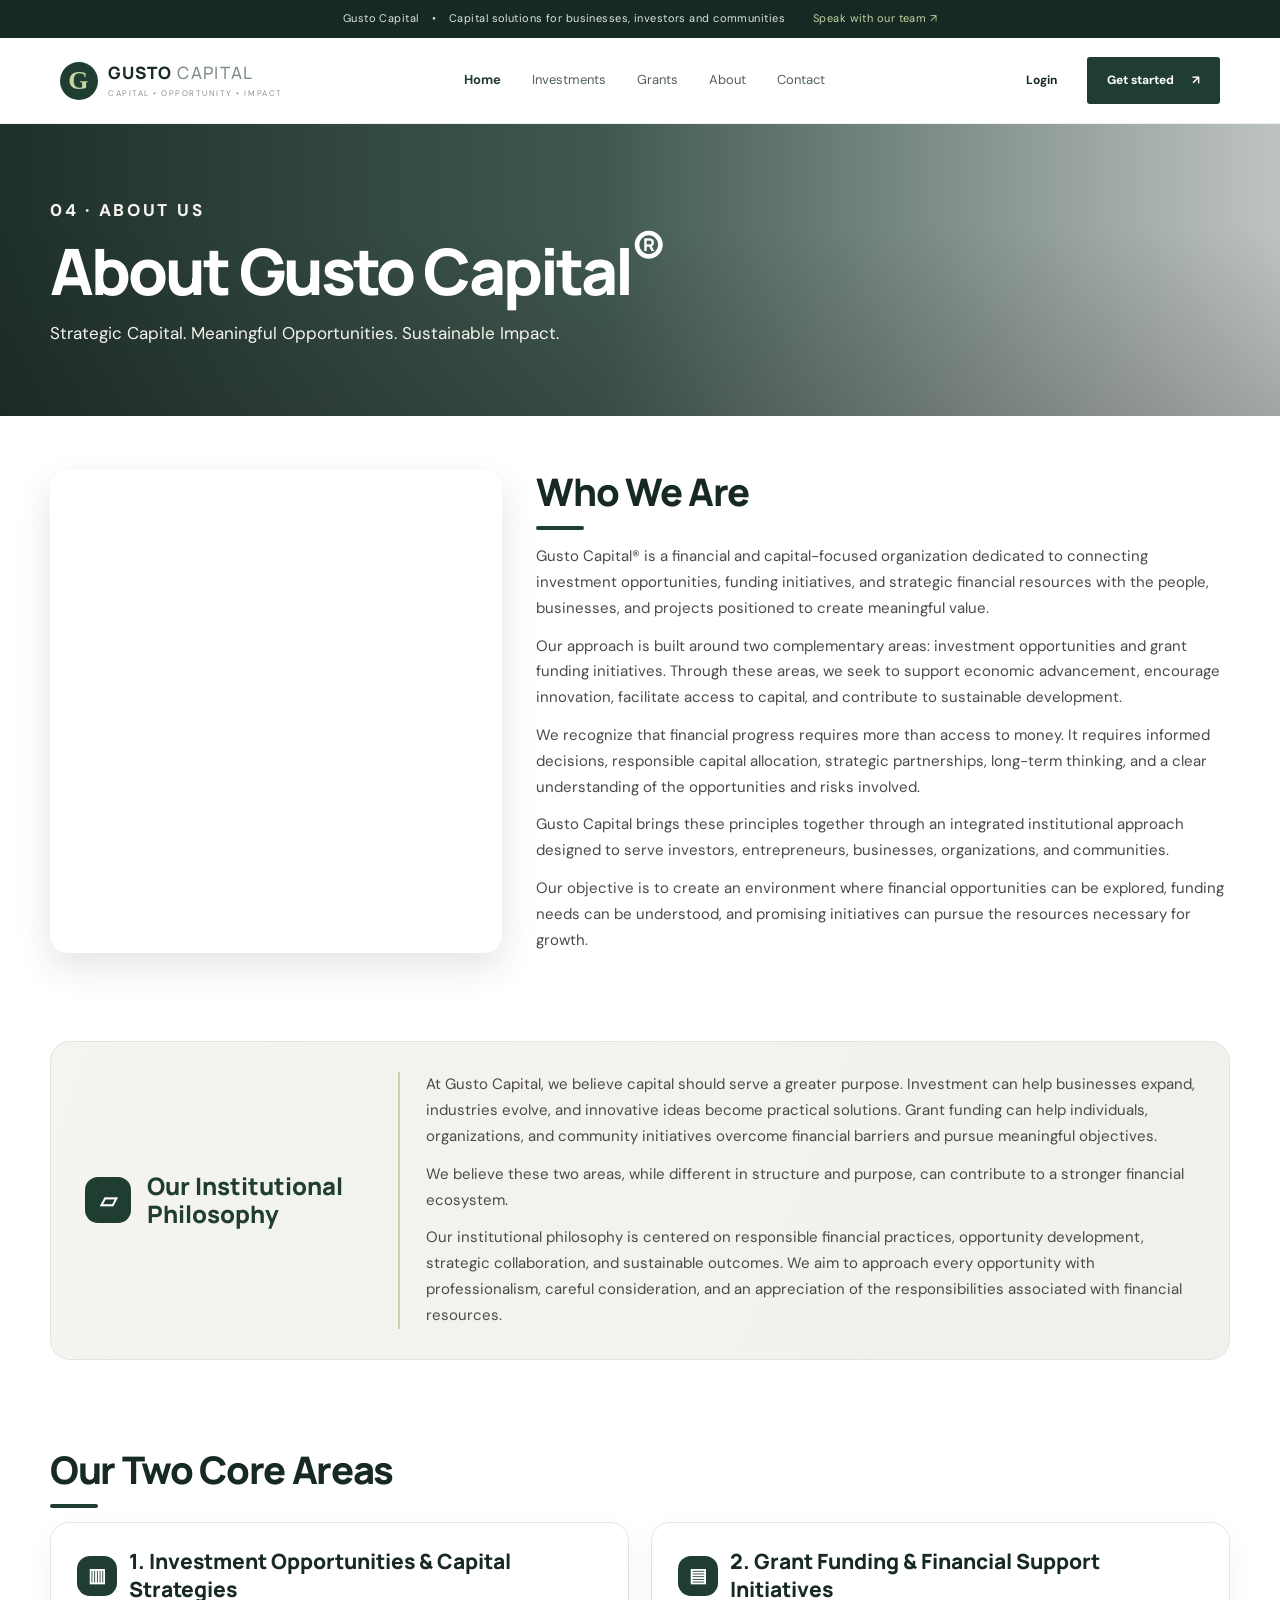
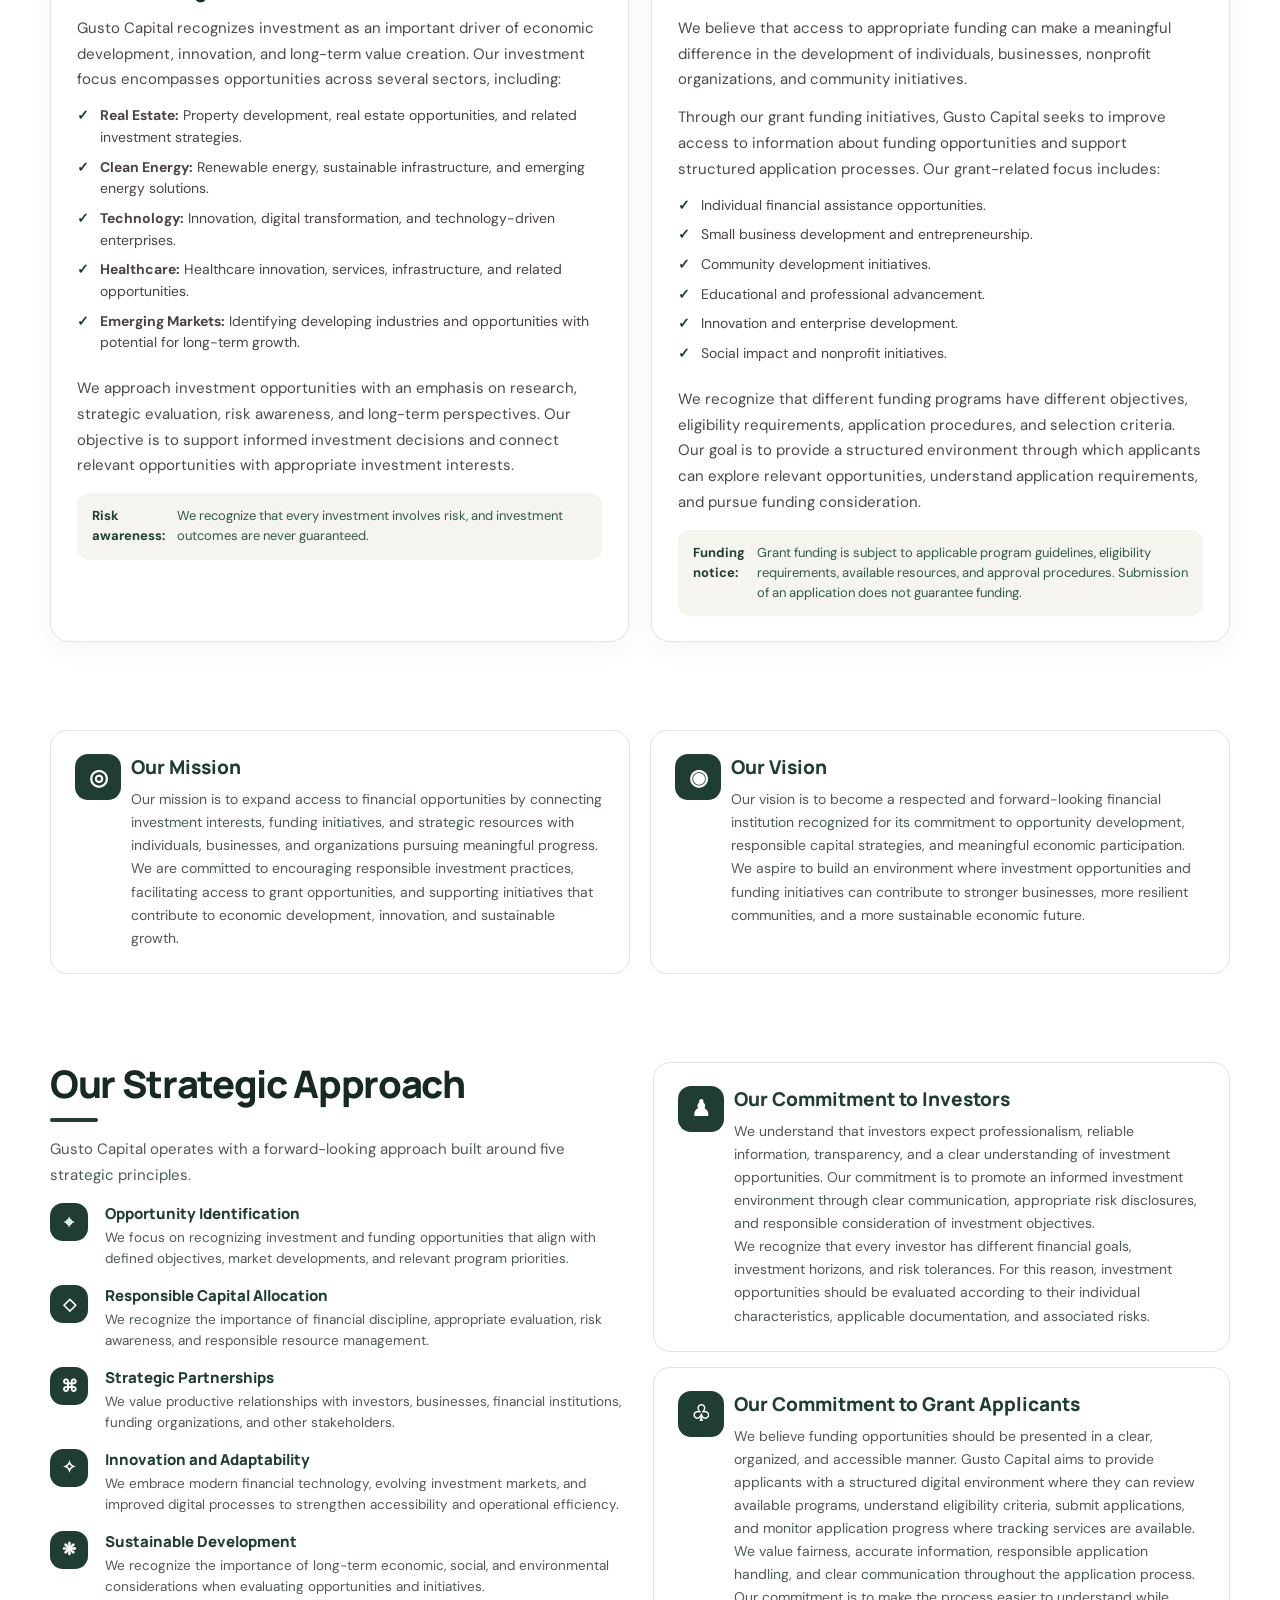
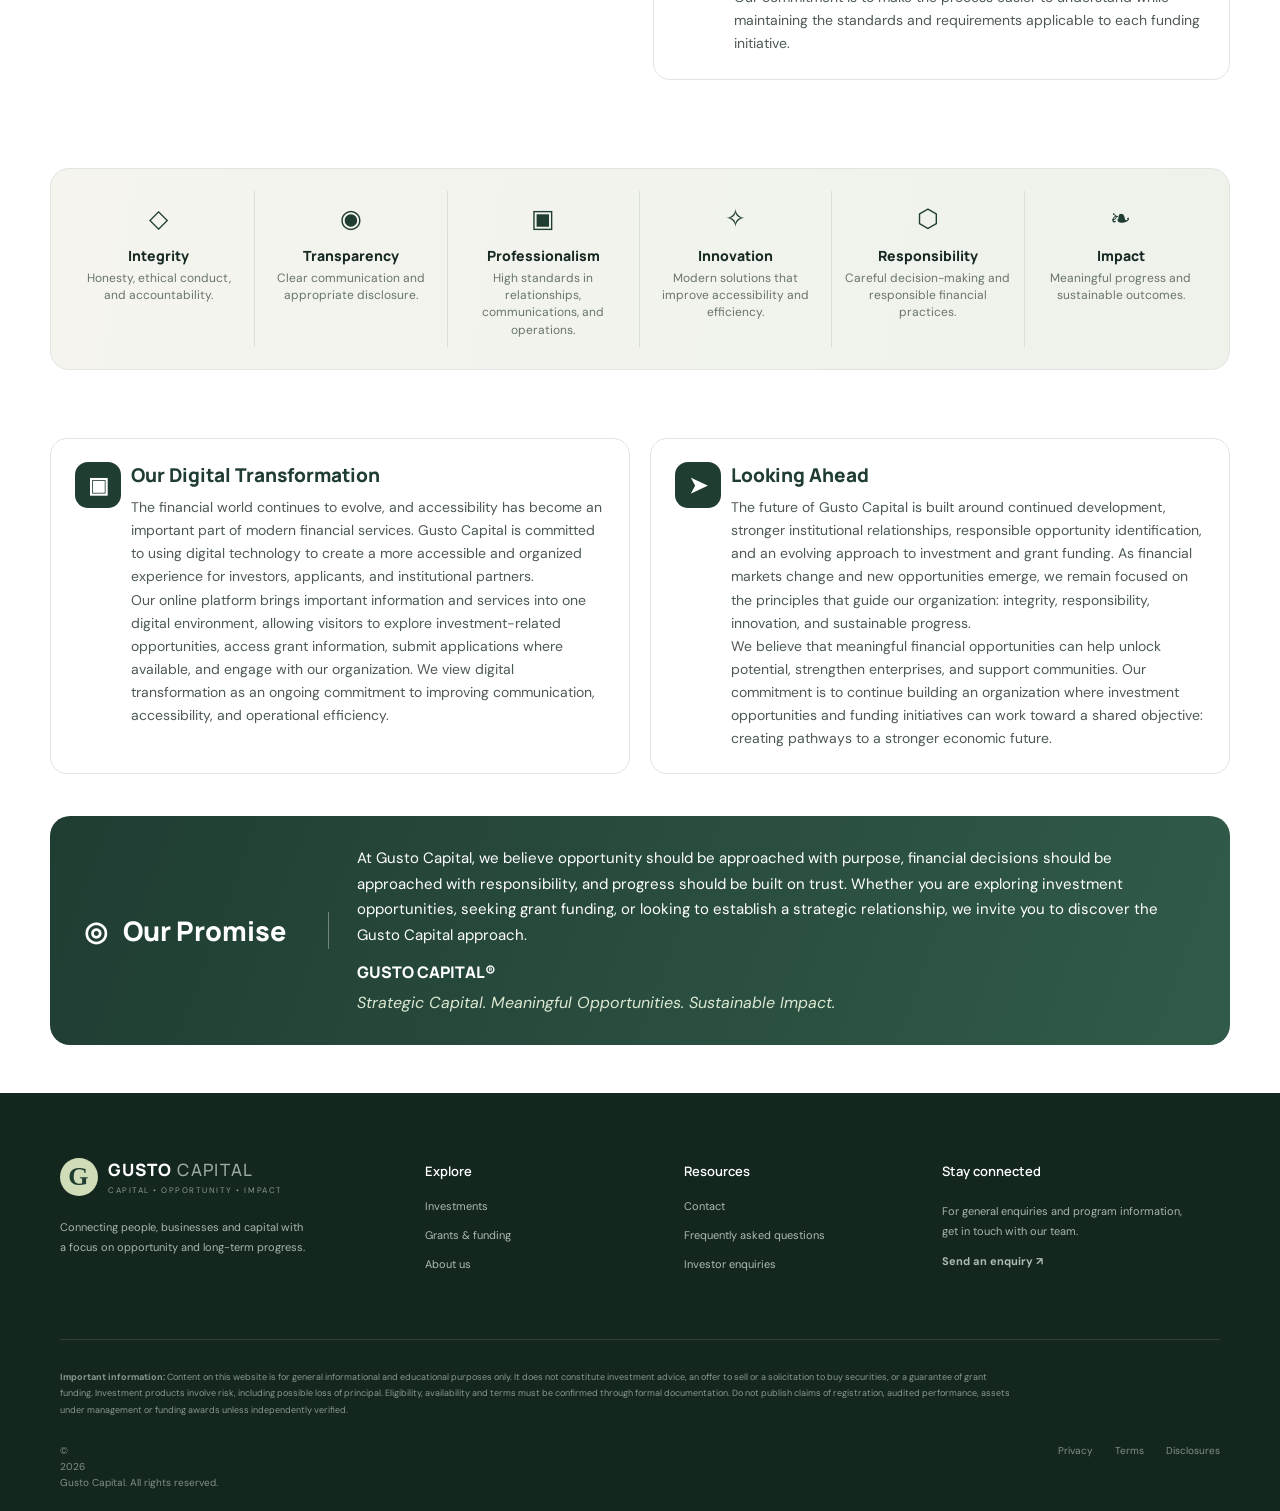
<file: about.html>
<!doctype html>
<html lang="en">
<head>
  <meta charset="utf-8">
  <meta name="viewport" content="width=device-width, initial-scale=1">
  <meta name="description" content="Learn about Gusto Capital, our institutional philosophy, investment focus, grant funding initiatives, mission and values.">
  <title>About Us | Gusto Capital</title>
  <link rel="preconnect" href="https://fonts.googleapis.com">
  <link rel="preconnect" href="https://fonts.gstatic.com" crossorigin>
  <link href="https://fonts.googleapis.com/css2?family=DM+Sans:wght@400;500;600;700&family=Manrope:wght@400;500;600;700;800&display=swap" rel="stylesheet">
  <link rel="stylesheet" href="assets/styles.css">
  <style>
    :root{--about-red:#203d32;--about-dark:#172923;--about-muted:#68746e;--about-pink:#f5f4ef;--about-line:#e2e5df}
    *{box-sizing:border-box}
    body{background:var(--paper, #fff);color:var(--about-dark)}
    .about-hero{position:relative;isolation:isolate;overflow:hidden;background:linear-gradient(90deg,rgba(23,41,35,.97),rgba(32,61,50,.86) 47%,rgba(23,41,35,.28)),url('https://images.unsplash.com/photo-1486406146926-c627a92ad1ab?auto=format&fit=crop&w=2000&q=85') center 48%/cover;color:#fff;padding:72px 0 68px}
    .about-hero:after{content:"";position:absolute;z-index:-1;inset:0;background:linear-gradient(0deg,rgba(20,10,10,.16),transparent 65%)}
    .about-wrap{width:min(1180px,calc(100% - 44px));margin:auto}
    .about-eyebrow{font-size:12px;font-weight:800;letter-spacing:.16em;text-transform:uppercase;color:#dce8d2;margin:0 0 14px}
    .about-hero h1{font:800 clamp(38px,5vw,64px)/1.08 Manrope,sans-serif;letter-spacing:-.045em;margin:0 0 14px}
    .about-hero p{font-size:17px;line-height:1.65;max-width:690px;color:#f5f4ef;margin:0}
    .about-section{padding:54px 0}
    .about-section.compact{padding:34px 0}
    .about-heading{font:800 clamp(27px,3vw,38px)/1.15 Manrope,sans-serif;letter-spacing:-.035em;margin:0 0 14px;color:#172923}
    .about-heading:after{content:"";display:block;width:48px;height:4px;border-radius:5px;background:var(--about-red);margin-top:13px}
    .about-lead-grid{display:grid;grid-template-columns:.88fr 1.35fr;gap:34px;align-items:center}
    .about-photo{min-height:310px;height:100%;border-radius:18px;background:url('https://images.unsplash.com/photo-1486406146926-c627a92ad1ab?auto=format&fit=crop&w=1000&q=85') center/cover;box-shadow:0 14px 35px rgba(23,41,35,.12)}
    .about-copy p,.about-card p,.about-note p{font-size:15px;line-height:1.72;color:#4e484b;margin:0 0 12px}
    .about-copy p:last-child,.about-card p:last-child,.about-note p:last-child{margin-bottom:0}
    .about-philosophy{display:grid;grid-template-columns:285px 1fr;gap:28px;align-items:center;padding:30px 34px;background:linear-gradient(110deg,#f5f4ef,#eef2eb);border:1px solid #e2e5df;border-radius:20px}
    .about-philosophy-title{display:flex;gap:16px;align-items:center;color:var(--about-red);font:800 24px/1.2 Manrope}
    .about-icon{width:46px;height:46px;flex:0 0 46px;display:grid;place-items:center;border-radius:13px;background:var(--about-red);color:#fff;font-size:22px;font-weight:800}
    .about-philosophy .about-copy{border-left:2px solid #c5d6a2;padding-left:26px}
    .about-two{display:grid;grid-template-columns:1fr 1fr;gap:22px}
    .about-card{border:1px solid var(--about-line);border-radius:19px;padding:25px 26px;background:#fff;box-shadow:0 8px 26px rgba(23,41,35,.045)}
    .about-card h3{font:800 21px/1.3 Manrope;margin:0 0 13px;display:flex;gap:12px;align-items:center;color:#172923}
    .about-card h3 .about-icon{width:40px;height:40px;flex-basis:40px;font-size:19px}
    .about-card ul{padding:0;margin:12px 0 14px;list-style:none}
    .about-card li{position:relative;padding:0 0 8px 23px;color:#494247;font-size:14px;line-height:1.55}
    .about-card li:before{content:"✓";position:absolute;left:0;top:0;color:var(--about-red);font-weight:900}
    .about-callout{display:flex;gap:12px;align-items:flex-start;padding:13px 15px;border-radius:12px;background:#f5f4ef;color:#315b49;font-size:13px;line-height:1.55;margin-top:14px}
    .about-callout strong{color:#203d32}
    .about-grid{display:grid;grid-template-columns:1fr 1fr;gap:20px}
    .about-small-card{border:1px solid #e2e5df;border-radius:17px;padding:23px 24px;background:#fff;display:grid;grid-template-columns:42px 1fr;gap:14px}
    .about-small-card h3{font:800 19px Manrope;color:var(--about-red);margin:0 0 8px}
    .about-small-card p{font-size:14px;line-height:1.65;color:#4d5a53;margin:0}
    .about-strategy{display:grid;grid-template-columns:1fr 1fr;gap:26px;align-items:start}
    .about-principles{display:grid;gap:15px}
    .about-principle{display:grid;grid-template-columns:42px 1fr;gap:13px;align-items:start}
    .about-principle .about-icon{width:38px;height:38px;flex-basis:38px;font-size:17px}
    .about-principle h4{font:800 15px Manrope;color:var(--about-red);margin:0 0 4px}
    .about-principle p{font-size:13.5px;line-height:1.55;color:#4d5a53;margin:0}
    .about-values{display:grid;grid-template-columns:repeat(6,1fr);gap:0;background:linear-gradient(100deg,#f5f4ef,#eef2eb);border:1px solid #e2e5df;border-radius:19px;padding:22px 12px}
    .about-value{text-align:center;padding:8px 12px;border-right:1px solid #d8dfd5}
    .about-value:last-child{border-right:0}
    .about-value .value-icon{font-size:25px;color:var(--about-red);margin-bottom:7px}
    .about-value h4{font:800 14px Manrope;margin:0 0 5px}
    .about-value p{font-size:12px;line-height:1.45;color:#68746e;margin:0}
    .about-promise{background:linear-gradient(110deg,#203d32,#315b49);color:#fff;border-radius:20px;padding:30px 34px;display:grid;grid-template-columns:245px 1fr;gap:28px;align-items:center;margin:8px auto 48px}
    .about-promise h2{font:800 27px Manrope;margin:0;padding-right:20px;border-right:1px solid rgba(255,255,255,.35)}
    .about-promise p{font-size:15px;line-height:1.7;color:#fff;margin:0 0 12px}
    .about-promise strong{font:800 16px Manrope}
    .about-promise em{display:block;margin-top:4px;color:#dce8d2}
    .about-disclaimer{font-size:12px;line-height:1.6;color:#766d70;margin-top:14px}
    @media(max-width:850px){.about-lead-grid,.about-philosophy,.about-strategy,.about-promise{grid-template-columns:1fr}.about-photo{min-height:230px}.about-philosophy .about-copy{border-left:0;border-top:2px solid #c5d6a2;padding:20px 0 0}.about-values{grid-template-columns:repeat(3,1fr);row-gap:15px}.about-value:nth-child(3){border-right:0}.about-value:nth-child(4){border-right:1px solid #d8dfd5}}
    @media(max-width:620px){.about-wrap{width:min(100% - 30px,1180px)}.about-hero{padding:54px 0 48px}.about-section{padding:38px 0}.about-two,.about-grid{grid-template-columns:1fr}.about-card{padding:21px}.about-philosophy{padding:23px}.about-values{grid-template-columns:repeat(2,1fr)}.about-value:nth-child(2n){border-right:0}.about-value:nth-child(3){border-right:1px solid #d8dfd5}.about-promise{padding:25px}.about-promise h2{border-right:0;border-bottom:1px solid rgba(255,255,255,.35);padding:0 0 16px}}
  </style>
</head>
<body>
  <div class="announcement">Gusto Capital <span>•</span> Capital solutions for businesses, investors and communities <a href="contact.html">Speak with our team ↗</a></div>
  <header class="site-header"><a class="brand" href="index.html"><span class="brand-mark">G</span><span>GUSTO<span class="brand-light"> CAPITAL</span><small>CAPITAL • OPPORTUNITY • IMPACT</small></span></a>
    <button class="menu-toggle" aria-label="Open navigation" aria-expanded="false">☰</button>
    <nav class="main-nav"><a class="active" href="index.html">Home</a><a href="investments.html">Investments</a><a href="grants.html">Grants</a><a href="about.html">About</a><a href="contact.html">Contact</a></nav>
    <div class="header-actions"><button class="btn btn-quiet" data-modal="portal-modal">Login</button><a class="btn btn-dark" href="contact.html">Get started <span>↗</span></a></div>
  </header>

  <main>
    <section class="about-hero">
      <div class="about-wrap">
        <p class="about-eyebrow">04 · ABOUT US</p>
        <h1>About Gusto Capital<sup>®</sup></h1>
        <p>Strategic Capital. Meaningful Opportunities. Sustainable Impact.</p>
      </div>
    </section>

    <section class="about-section">
      <div class="about-wrap about-lead-grid">
        <div class="about-photo" role="img" aria-label="Modern commercial buildings representing capital and business"></div>
        <div class="about-copy">
          <h2 class="about-heading">Who We Are</h2>
          <p>Gusto Capital® is a financial and capital-focused organization dedicated to connecting investment opportunities, funding initiatives, and strategic financial resources with the people, businesses, and projects positioned to create meaningful value.</p>
          <p>Our approach is built around two complementary areas: investment opportunities and grant funding initiatives. Through these areas, we seek to support economic advancement, encourage innovation, facilitate access to capital, and contribute to sustainable development.</p>
          <p>We recognize that financial progress requires more than access to money. It requires informed decisions, responsible capital allocation, strategic partnerships, long-term thinking, and a clear understanding of the opportunities and risks involved.</p>
          <p>Gusto Capital brings these principles together through an integrated institutional approach designed to serve investors, entrepreneurs, businesses, organizations, and communities.</p>
          <p>Our objective is to create an environment where financial opportunities can be explored, funding needs can be understood, and promising initiatives can pursue the resources necessary for growth.</p>
        </div>
      </div>
    </section>

    <section class="about-section compact">
      <div class="about-wrap about-philosophy">
        <div class="about-philosophy-title"><span class="about-icon">▱</span><span>Our Institutional<br>Philosophy</span></div>
        <div class="about-copy">
          <p>At Gusto Capital, we believe capital should serve a greater purpose. Investment can help businesses expand, industries evolve, and innovative ideas become practical solutions. Grant funding can help individuals, organizations, and community initiatives overcome financial barriers and pursue meaningful objectives.</p>
          <p>We believe these two areas, while different in structure and purpose, can contribute to a stronger financial ecosystem.</p>
          <p>Our institutional philosophy is centered on responsible financial practices, opportunity development, strategic collaboration, and sustainable outcomes. We aim to approach every opportunity with professionalism, careful consideration, and an appreciation of the responsibilities associated with financial resources.</p>
        </div>
      </div>
    </section>

    <section class="about-section">
      <div class="about-wrap">
        <h2 class="about-heading">Our Two Core Areas</h2>
        <div class="about-two">
          <article class="about-card">
            <h3><span class="about-icon">▥</span>1. Investment Opportunities &amp; Capital Strategies</h3>
            <p>Gusto Capital recognizes investment as an important driver of economic development, innovation, and long-term value creation. Our investment focus encompasses opportunities across several sectors, including:</p>
            <ul>
              <li><strong>Real Estate:</strong> Property development, real estate opportunities, and related investment strategies.</li>
              <li><strong>Clean Energy:</strong> Renewable energy, sustainable infrastructure, and emerging energy solutions.</li>
              <li><strong>Technology:</strong> Innovation, digital transformation, and technology-driven enterprises.</li>
              <li><strong>Healthcare:</strong> Healthcare innovation, services, infrastructure, and related opportunities.</li>
              <li><strong>Emerging Markets:</strong> Identifying developing industries and opportunities with potential for long-term growth.</li>
            </ul>
            <p>We approach investment opportunities with an emphasis on research, strategic evaluation, risk awareness, and long-term perspectives. Our objective is to support informed investment decisions and connect relevant opportunities with appropriate investment interests.</p>
            <div class="about-callout"><strong>Risk awareness:</strong> We recognize that every investment involves risk, and investment outcomes are never guaranteed.</div>
          </article>
          <article class="about-card">
            <h3><span class="about-icon">▤</span>2. Grant Funding &amp; Financial Support Initiatives</h3>
            <p>We believe that access to appropriate funding can make a meaningful difference in the development of individuals, businesses, nonprofit organizations, and community initiatives.</p>
            <p>Through our grant funding initiatives, Gusto Capital seeks to improve access to information about funding opportunities and support structured application processes. Our grant-related focus includes:</p>
            <ul>
              <li>Individual financial assistance opportunities.</li>
              <li>Small business development and entrepreneurship.</li>
              <li>Community development initiatives.</li>
              <li>Educational and professional advancement.</li>
              <li>Innovation and enterprise development.</li>
              <li>Social impact and nonprofit initiatives.</li>
            </ul>
            <p>We recognize that different funding programs have different objectives, eligibility requirements, application procedures, and selection criteria. Our goal is to provide a structured environment through which applicants can explore relevant opportunities, understand application requirements, and pursue funding consideration.</p>
            <div class="about-callout"><strong>Funding notice:</strong> Grant funding is subject to applicable program guidelines, eligibility requirements, available resources, and approval procedures. Submission of an application does not guarantee funding.</div>
          </article>
        </div>
      </div>
    </section>

    <section class="about-section compact">
      <div class="about-wrap about-grid">
        <article class="about-small-card"><span class="about-icon">◎</span><div><h3>Our Mission</h3><p>Our mission is to expand access to financial opportunities by connecting investment interests, funding initiatives, and strategic resources with individuals, businesses, and organizations pursuing meaningful progress. We are committed to encouraging responsible investment practices, facilitating access to grant opportunities, and supporting initiatives that contribute to economic development, innovation, and sustainable growth.</p></div></article>
        <article class="about-small-card"><span class="about-icon">◉</span><div><h3>Our Vision</h3><p>Our vision is to become a respected and forward-looking financial institution recognized for its commitment to opportunity development, responsible capital strategies, and meaningful economic participation. We aspire to build an environment where investment opportunities and funding initiatives can contribute to stronger businesses, more resilient communities, and a more sustainable economic future.</p></div></article>
      </div>
    </section>

    <section class="about-section">
      <div class="about-wrap about-strategy">
        <div>
          <h2 class="about-heading">Our Strategic Approach</h2>
          <p class="about-copy" style="font-size:15px;line-height:1.7;color:#4d5a53">Gusto Capital operates with a forward-looking approach built around five strategic principles.</p>
          <div class="about-principles">
            <div class="about-principle"><span class="about-icon">⌖</span><div><h4>Opportunity Identification</h4><p>We focus on recognizing investment and funding opportunities that align with defined objectives, market developments, and relevant program priorities.</p></div></div>
            <div class="about-principle"><span class="about-icon">◇</span><div><h4>Responsible Capital Allocation</h4><p>We recognize the importance of financial discipline, appropriate evaluation, risk awareness, and responsible resource management.</p></div></div>
            <div class="about-principle"><span class="about-icon">⌘</span><div><h4>Strategic Partnerships</h4><p>We value productive relationships with investors, businesses, financial institutions, funding organizations, and other stakeholders.</p></div></div>
            <div class="about-principle"><span class="about-icon">✧</span><div><h4>Innovation and Adaptability</h4><p>We embrace modern financial technology, evolving investment markets, and improved digital processes to strengthen accessibility and operational efficiency.</p></div></div>
            <div class="about-principle"><span class="about-icon">❋</span><div><h4>Sustainable Development</h4><p>We recognize the importance of long-term economic, social, and environmental considerations when evaluating opportunities and initiatives.</p></div></div>
          </div>
        </div>
        <div class="about-principles">
          <article class="about-small-card"><span class="about-icon">♟</span><div><h3>Our Commitment to Investors</h3><p>We understand that investors expect professionalism, reliable information, transparency, and a clear understanding of investment opportunities. Our commitment is to promote an informed investment environment through clear communication, appropriate risk disclosures, and responsible consideration of investment objectives.</p><p>We recognize that every investor has different financial goals, investment horizons, and risk tolerances. For this reason, investment opportunities should be evaluated according to their individual characteristics, applicable documentation, and associated risks.</p></div></article>
          <article class="about-small-card"><span class="about-icon">♧</span><div><h3>Our Commitment to Grant Applicants</h3><p>We believe funding opportunities should be presented in a clear, organized, and accessible manner. Gusto Capital aims to provide applicants with a structured digital environment where they can review available programs, understand eligibility criteria, submit applications, and monitor application progress where tracking services are available.</p><p>We value fairness, accurate information, responsible application handling, and clear communication throughout the application process. Our commitment is to make the process easier to understand while maintaining the standards and requirements applicable to each funding initiative.</p></div></article>
        </div>
      </div>
    </section>

    <section class="about-section compact">
      <div class="about-wrap">
        <div class="about-values">
          <div class="about-value"><div class="value-icon">◇</div><h4>Integrity</h4><p>Honesty, ethical conduct, and accountability.</p></div>
          <div class="about-value"><div class="value-icon">◉</div><h4>Transparency</h4><p>Clear communication and appropriate disclosure.</p></div>
          <div class="about-value"><div class="value-icon">▣</div><h4>Professionalism</h4><p>High standards in relationships, communications, and operations.</p></div>
          <div class="about-value"><div class="value-icon">✧</div><h4>Innovation</h4><p>Modern solutions that improve accessibility and efficiency.</p></div>
          <div class="about-value"><div class="value-icon">⬡</div><h4>Responsibility</h4><p>Careful decision-making and responsible financial practices.</p></div>
          <div class="about-value"><div class="value-icon">❧</div><h4>Impact</h4><p>Meaningful progress and sustainable outcomes.</p></div>
        </div>
      </div>
    </section>

    <section class="about-section compact">
      <div class="about-wrap about-grid">
        <article class="about-small-card"><span class="about-icon">▣</span><div><h3>Our Digital Transformation</h3><p>The financial world continues to evolve, and accessibility has become an important part of modern financial services. Gusto Capital is committed to using digital technology to create a more accessible and organized experience for investors, applicants, and institutional partners.</p><p>Our online platform brings important information and services into one digital environment, allowing visitors to explore investment-related opportunities, access grant information, submit applications where available, and engage with our organization. We view digital transformation as an ongoing commitment to improving communication, accessibility, and operational efficiency.</p></div></article>
        <article class="about-small-card"><span class="about-icon">➤</span><div><h3>Looking Ahead</h3><p>The future of Gusto Capital is built around continued development, stronger institutional relationships, responsible opportunity identification, and an evolving approach to investment and grant funding. As financial markets change and new opportunities emerge, we remain focused on the principles that guide our organization: integrity, responsibility, innovation, and sustainable progress.</p><p>We believe that meaningful financial opportunities can help unlock potential, strengthen enterprises, and support communities. Our commitment is to continue building an organization where investment opportunities and funding initiatives can work toward a shared objective: creating pathways to a stronger economic future.</p></div></article>
      </div>
    </section>

    <section class="about-wrap about-promise">
      <h2>◎ &nbsp; Our Promise</h2>
      <div><p>At Gusto Capital, we believe opportunity should be approached with purpose, financial decisions should be approached with responsibility, and progress should be built on trust. Whether you are exploring investment opportunities, seeking grant funding, or looking to establish a strategic relationship, we invite you to discover the Gusto Capital approach.</p><strong>GUSTO CAPITAL®</strong><em>Strategic Capital. Meaningful Opportunities. Sustainable Impact.</em></div>
    </section>
  </main>

  <footer class="site-footer"><div class="wrap"><div class="footer-main"><div class="footer-brand"><a class="brand brand-footer" href="index.html"><span class="brand-mark">G</span><span>GUSTO<span class="brand-light"> CAPITAL</span><small>CAPITAL • OPPORTUNITY • IMPACT</small></span></a><p>Connecting people, businesses and capital with a focus on opportunity and long-term progress.</p></div><div><h4>Explore</h4><a href="investments.html">Investments</a><a href="grants.html">Grants & funding</a><a href="about.html">About us</a></div><div><h4>Resources</h4><a href="contact.html">Contact</a><a href="contact.html">Frequently asked questions</a><a href="contact.html">Investor enquiries</a></div><div><h4>Stay connected</h4><p>For general enquiries and program information, get in touch with our team.</p><a class="text-link" href="contact.html">Send an enquiry ↗</a></div></div><div class="footer-legal"><p><b>Important information:</b> Content on this website is for general informational and educational purposes only. It does not constitute investment advice, an offer to sell or a solicitation to buy securities, or a guarantee of grant funding. Investment products involve risk, including possible loss of principal. Eligibility, availability and terms must be confirmed through formal documentation. Do not publish claims of registration, audited performance, assets under management or funding awards unless independently verified.</p><div class="footer-bottom"><span>© <span id="year"></span> Gusto Capital. All rights reserved.</span><span><a href="#">Privacy</a><a href="#">Terms</a><a href="#">Disclosures</a></span></div></div></div></footer>
  <script src="assets/script.js"></script>
</body>
</html>
</file>
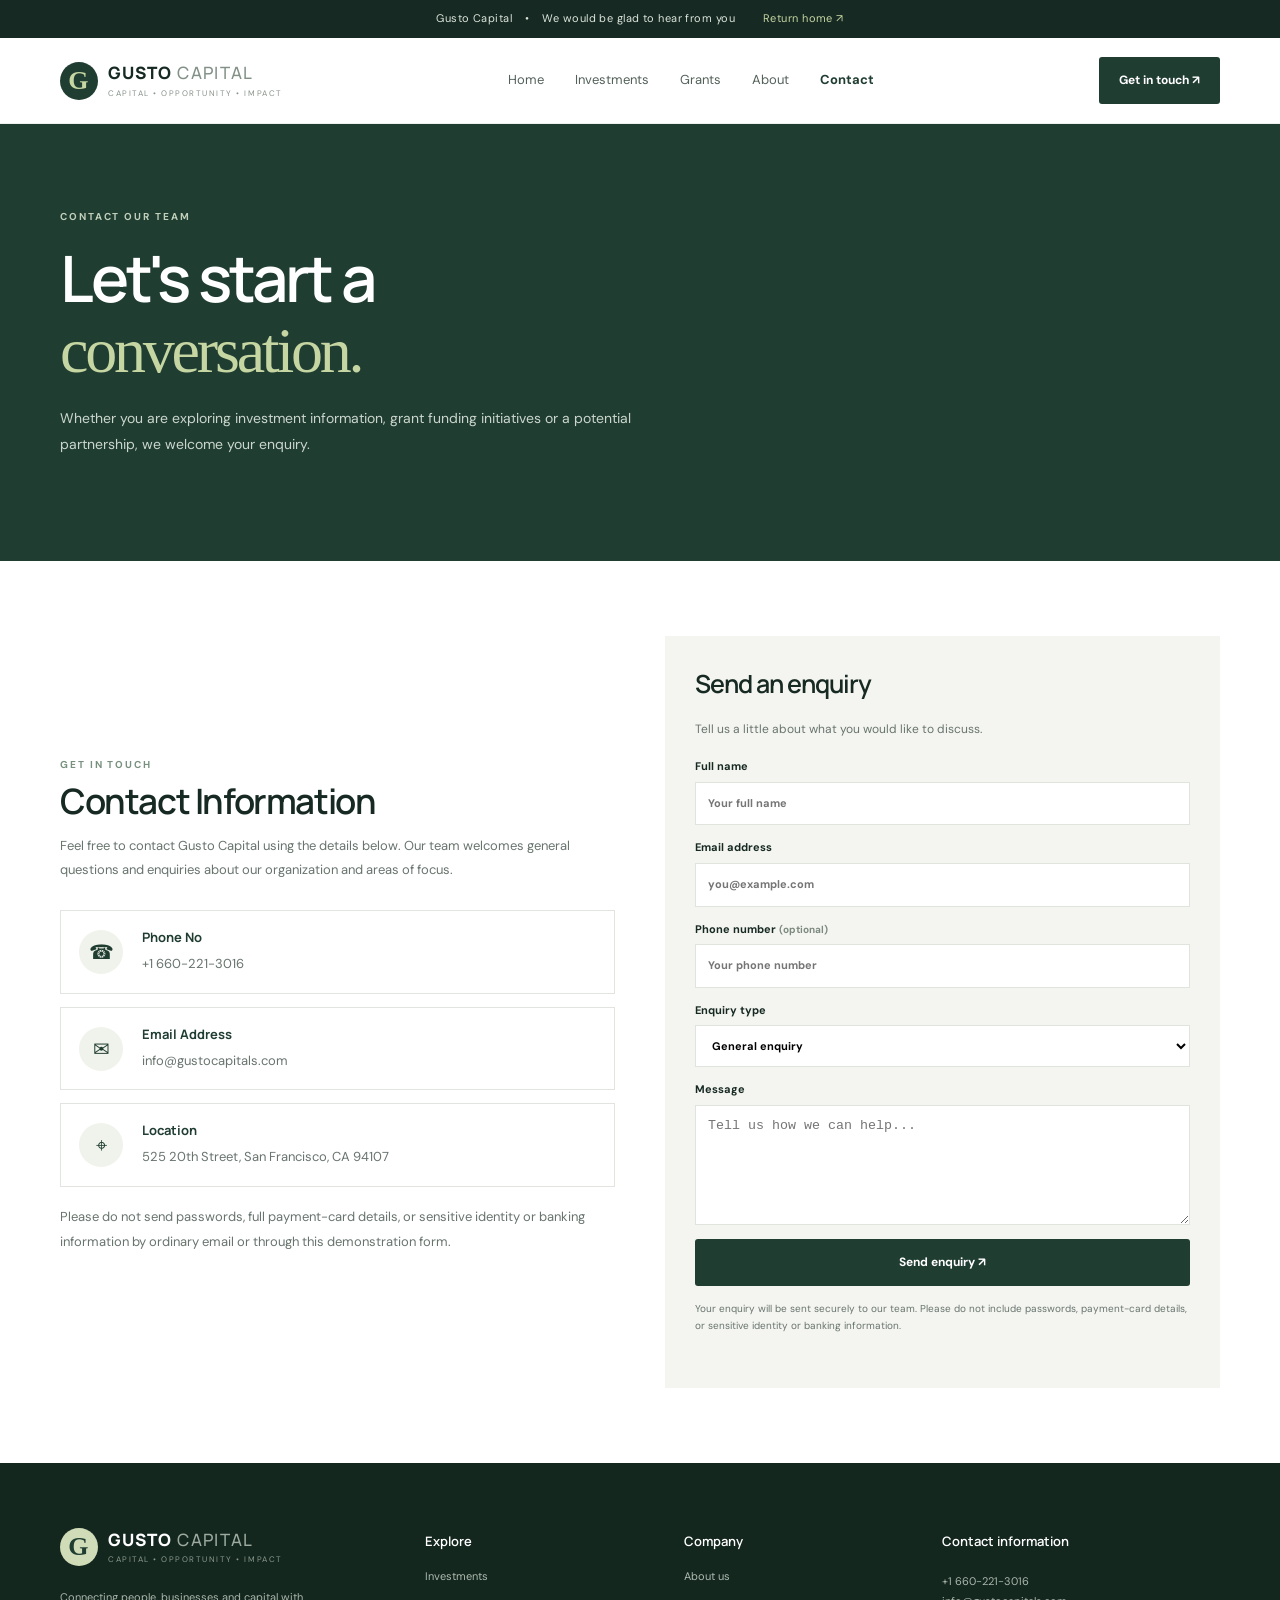
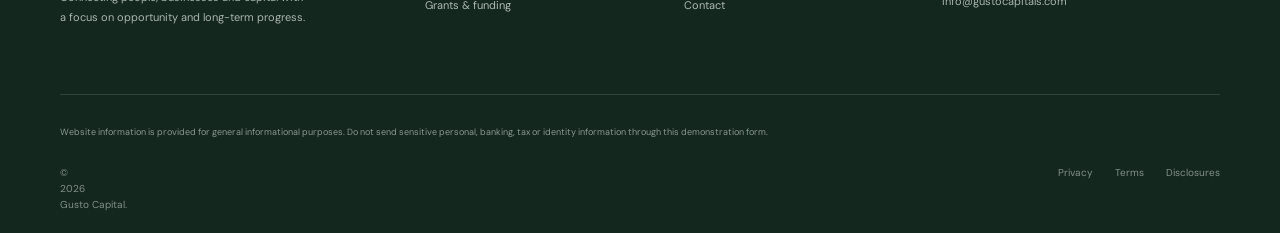
<file: contact.html>
<!doctype html>
<html lang="en">
<head>
  <meta charset="utf-8">
  <meta name="viewport" content="width=device-width, initial-scale=1">
  <meta name="description" content="Contact Gusto Capital by phone, email or mail, or send our team an enquiry.">
  <title>Contact | Gusto Capital</title>
  <link rel="preconnect" href="https://fonts.googleapis.com">
  <link rel="preconnect" href="https://fonts.gstatic.com" crossorigin>
  <link href="https://fonts.googleapis.com/css2?family=DM+Sans:wght@400;500;600;700&family=Manrope:wght@400;500;600;700;800&display=swap" rel="stylesheet">
  <link rel="stylesheet" href="assets/styles.css">
  <style>
    .contact-info-heading{font:600 30px/1.2 Manrope,sans-serif;letter-spacing:-.035em;margin:8px 0 12px;color:var(--ink)}
    .contact-intro{font-size:13px;line-height:1.85;color:var(--muted);max-width:510px}
    .contact-details{display:grid;gap:13px;margin-top:27px}
    .contact-detail{display:grid;grid-template-columns:48px 1fr;gap:15px;align-items:center;padding:17px 18px;border:1px solid var(--line);background:#fff}
    .contact-detail-icon{width:44px;height:44px;border-radius:50%;display:grid;place-items:center;background:#f0f3eb;color:var(--green);font-size:20px}
    .contact-detail h3{font:700 13px Manrope,sans-serif;color:var(--green);margin:0 0 4px}
    .contact-detail p,.contact-detail a{font-size:13px;color:var(--muted);line-height:1.6;margin:0;overflow-wrap:anywhere}
    .contact-detail a:hover{color:var(--green);text-decoration:underline}
    .contact-form{align-self:stretch}
    .contact-form h2{font:600 25px Manrope;margin:0 0 4px;color:var(--ink)}
    .contact-form>p{font-size:12px;line-height:1.7;color:var(--muted);margin:0 0 5px}
    .contact-form .form-note{font-size:10px}
    .contact-bottom-note{font-size:11px;line-height:1.7;color:var(--muted);margin-top:18px}
    @media(max-width:650px){.contact-info-heading{font-size:27px}.contact-detail{padding:14px}}
  </style>
</head>
<body>
  <div class="announcement">Gusto Capital <span>•</span> We would be glad to hear from you <a href="index.html">Return home ↗</a></div>
  <header class="site-header">
    <a class="brand" href="index.html"><span class="brand-mark">G</span><span>GUSTO<span class="brand-light"> CAPITAL</span><small>CAPITAL • OPPORTUNITY • IMPACT</small></span></a>
    <button class="menu-toggle" aria-label="Open navigation">☰</button>
    <nav class="main-nav"><a href="index.html">Home</a><a href="investments.html">Investments</a><a href="grants.html">Grants</a><a href="about.html">About</a><a class="active" href="contact.html">Contact</a></nav>
    <div class="header-actions"><a class="btn btn-dark" href="#contact-form">Get in touch ↗</a></div>
  </header>

  <main>
    <section class="page-hero">
      <div class="wrap">
        <div class="eyebrow light">CONTACT OUR TEAM</div>
        <h1>Let's start a<br><em>conversation.</em></h1>
        <p>Whether you are exploring investment information, grant funding initiatives or a potential partnership, we welcome your enquiry.</p>
      </div>
    </section>

    <section class="content-section wrap">
      <div class="content-grid">
        <div>
          <div class="section-kicker">GET IN TOUCH</div>
          <h2 class="contact-info-heading">Contact Information</h2>
          <p class="contact-intro">Feel free to contact Gusto Capital using the details below. Our team welcomes general questions and enquiries about our organization and areas of focus.</p>
          <div class="contact-details">
            <article class="contact-detail">
              <span class="contact-detail-icon" aria-hidden="true">☎</span>
              <div><h3>Phone No</h3><a href="tel:+16602213016">+1 660-221-3016</a></div>
            </article>
            <article class="contact-detail">
              <span class="contact-detail-icon" aria-hidden="true">✉</span>
              <div><h3>Email Address</h3><a href="mailto:info@gustocapitals.com">info@gustocapitals.com</a></div>
            </article>
            <article class="contact-detail">
              <span class="contact-detail-icon" aria-hidden="true">⌖</span>
              <div><h3>Location</h3><a href="https://www.google.com/maps/search/?api=1&query=525%2020th%20Street%2C%20San%20Francisco%2C%20CA%2094107" target="_blank" rel="noopener">525 20th Street, San Francisco, CA 94107</a></div>
            </article>
          </div>
          <p class="contact-bottom-note">Please do not send passwords, full payment-card details, or sensitive identity or banking information by ordinary email or through this demonstration form.</p>
        </div>

        <form class="contact-form" id="contact-form" action="https://formspree.io/f/xaeoagda" method="POST">
          <h2>Send an enquiry</h2>
          <p>Tell us a little about what you would like to discuss.</p>
          <input type="hidden" name="_subject" value="New Gusto Capital website enquiry">
          <label>Full name<input required name="name" placeholder="Your full name" autocomplete="name"></label>
          <label>Email address<input required type="email" name="email" placeholder="you@example.com" autocomplete="email"></label>
          <label>Phone number <span class="form-note">(optional)</span><input type="tel" name="phone" placeholder="Your phone number" autocomplete="tel"></label>
          <label>Enquiry type<select name="type"><option>General enquiry</option><option>Investment information</option><option>Grant program information</option><option>Partnership</option></select></label>
          <label>Message<textarea required name="message" placeholder="Tell us how we can help..."></textarea></label>
          <button class="btn btn-dark" type="submit">Send enquiry ↗</button>
          <p class="form-note">Your enquiry will be sent securely to our team. Please do not include passwords, payment-card details, or sensitive identity or banking information.</p>
          <p class="form-status" aria-live="polite"></p>
        </form>
      </div>
    </section>
  </main>

  <footer class="site-footer">
    <div class="wrap">
      <div class="footer-main">
        <div class="footer-brand"><a class="brand brand-footer" href="index.html"><span class="brand-mark">G</span><span>GUSTO<span class="brand-light"> CAPITAL</span><small>CAPITAL • OPPORTUNITY • IMPACT</small></span></a><p>Connecting people, businesses and capital with a focus on opportunity and long-term progress.</p></div>
        <div><h4>Explore</h4><a href="investments.html">Investments</a><a href="grants.html">Grants &amp; funding</a></div>
        <div><h4>Company</h4><a href="about.html">About us</a><a href="contact.html">Contact</a></div>
        <div><h4>Contact information</h4><p><a href="tel:+16602213016">+1 660-221-3016</a><br><a href="mailto:info@gustocapitals.com">info@gustocapitals.com</a></p></div>
      </div>
      <div class="footer-legal">
        <p>Website information is provided for general informational purposes. Do not send sensitive personal, banking, tax or identity information through this demonstration form.</p>
        <div class="footer-bottom"><span>© <span id="year"></span> Gusto Capital.</span><span><a href="#">Privacy</a><a href="#">Terms</a><a href="#">Disclosures</a></span></div>
      </div>
    </div>
  </footer>
  <script src="assets/script.js"></script>
  <script>
    (function () {
      const form = document.getElementById('contact-form');
      if (!form) return;
      const status = form.querySelector('.form-status');
      const submitButton = form.querySelector('button[type="submit"]');

      form.addEventListener('submit', async function (event) {
        event.preventDefault();
        if (!form.reportValidity()) return;

        const originalLabel = submitButton.textContent;
        submitButton.disabled = true;
        submitButton.textContent = 'Sending…';
        status.textContent = 'Sending your enquiry…';
        status.setAttribute('role', 'status');

        try {
          const response = await fetch(form.action, {
            method: 'POST',
            body: new FormData(form),
            headers: { 'Accept': 'application/json' }
          });
          if (!response.ok) {
            let message = 'We could not send your enquiry. Please try again or email us directly.';
            try {
              const result = await response.json();
              if (result.errors && result.errors.length) message = result.errors.map(error => error.message).join(' ');
            } catch (_) {}
            throw new Error(message);
          }
          form.reset();
          status.textContent = 'Thank you. Your enquiry has been sent successfully.';
          status.classList.add('success');
        } catch (error) {
          status.textContent = error.message || 'Something went wrong. Please try again.';
          status.classList.remove('success');
        } finally {
          submitButton.disabled = false;
          submitButton.textContent = originalLabel;
        }
      });
    })();
  </script>
</body>
</html>
</file>
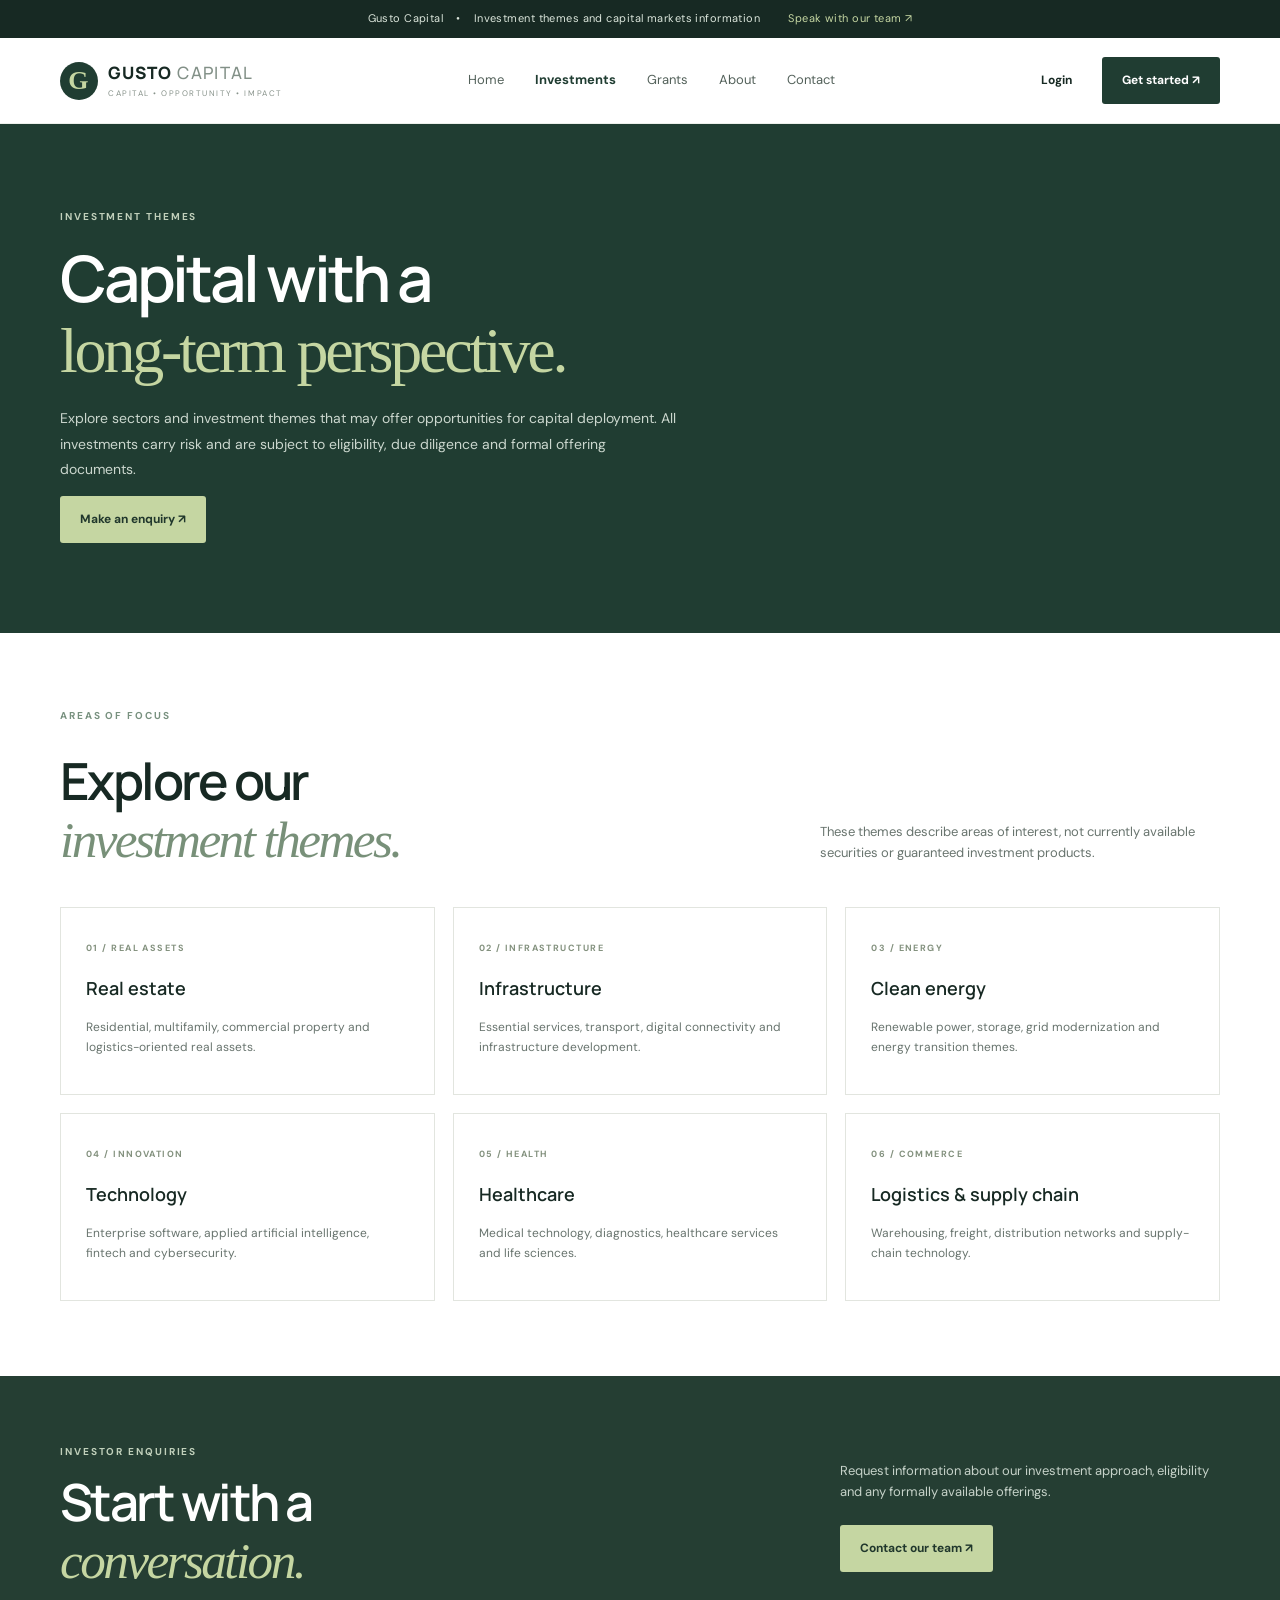
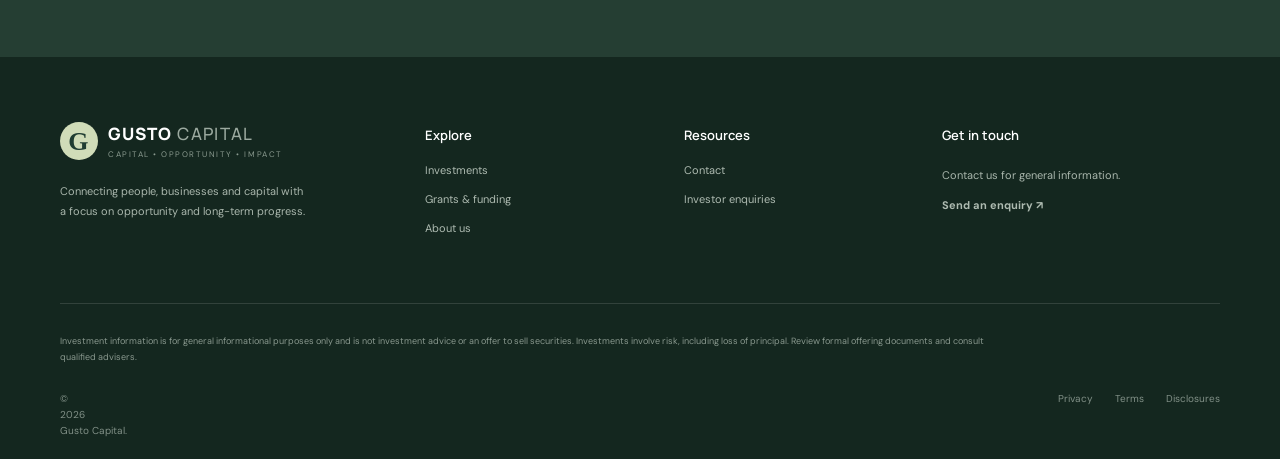
<file: investments.html>
<!doctype html><html lang="en"><head><meta charset="utf-8"><meta name="viewport" content="width=device-width, initial-scale=1"><title>Investment Themes | Gusto Capital</title><link rel="preconnect" href="https://fonts.googleapis.com"><link href="https://fonts.googleapis.com/css2?family=DM+Sans:wght@400;500;600;700&family=Manrope:wght@400;500;600;700;800&display=swap" rel="stylesheet"><link rel="stylesheet" href="assets/styles.css"></head><body><div class="announcement">Gusto Capital <span>•</span> Investment themes and capital markets information <a href="contact.html">Speak with our team ↗</a></div><header class="site-header"><a class="brand" href="index.html"><span class="brand-mark">G</span><span>GUSTO<span class="brand-light"> CAPITAL</span><small>CAPITAL • OPPORTUNITY • IMPACT</small></span></a><button class="menu-toggle" aria-label="Open navigation">☰</button><nav class="main-nav"><a href="index.html">Home</a><a class="active" href="investments.html">Investments</a><a href="grants.html">Grants</a><a href="about.html">About</a><a href="contact.html">Contact</a></nav><div class="header-actions"><button class="btn btn-quiet" data-modal="portal-modal">Login</button><a class="btn btn-dark" href="contact.html">Get started ↗</a></div></header><main><section class="page-hero"><div class="wrap"><div class="eyebrow light">INVESTMENT THEMES</div><h1>Capital with a<br><em>long-term perspective.</em></h1><p>Explore sectors and investment themes that may offer opportunities for capital deployment. All investments carry risk and are subject to eligibility, due diligence and formal offering documents.</p><a class="btn btn-accent" href="contact.html">Make an enquiry ↗</a></div></section><section class="content-section wrap"><div class="section-kicker">AREAS OF FOCUS</div><div class="section-heading"><h2>Explore our<br><em>investment themes.</em></h2><p>These themes describe areas of interest, not currently available securities or guaranteed investment products.</p></div><div class="info-cards"><article class="info-card"><span class="tag">01 / REAL ASSETS</span><h3>Real estate</h3><p>Residential, multifamily, commercial property and logistics-oriented real assets.</p></article><article class="info-card"><span class="tag">02 / INFRASTRUCTURE</span><h3>Infrastructure</h3><p>Essential services, transport, digital connectivity and infrastructure development.</p></article><article class="info-card"><span class="tag">03 / ENERGY</span><h3>Clean energy</h3><p>Renewable power, storage, grid modernization and energy transition themes.</p></article><article class="info-card"><span class="tag">04 / INNOVATION</span><h3>Technology</h3><p>Enterprise software, applied artificial intelligence, fintech and cybersecurity.</p></article><article class="info-card"><span class="tag">05 / HEALTH</span><h3>Healthcare</h3><p>Medical technology, diagnostics, healthcare services and life sciences.</p></article><article class="info-card"><span class="tag">06 / COMMERCE</span><h3>Logistics & supply chain</h3><p>Warehousing, freight, distribution networks and supply-chain technology.</p></article></div></section><section class="cta-band"><div class="wrap cta-inner"><div><div class="section-kicker light">INVESTOR ENQUIRIES</div><h2>Start with a<br><em>conversation.</em></h2></div><div><p>Request information about our investment approach, eligibility and any formally available offerings.</p><a class="btn btn-accent" href="contact.html">Contact our team ↗</a></div></div></section></main><footer class="site-footer"><div class="wrap"><div class="footer-main"><div class="footer-brand"><a class="brand brand-footer" href="index.html"><span class="brand-mark">G</span><span>GUSTO<span class="brand-light"> CAPITAL</span><small>CAPITAL • OPPORTUNITY • IMPACT</small></span></a><p>Connecting people, businesses and capital with a focus on opportunity and long-term progress.</p></div><div><h4>Explore</h4><a href="investments.html">Investments</a><a href="grants.html">Grants & funding</a><a href="about.html">About us</a></div><div><h4>Resources</h4><a href="contact.html">Contact</a><a href="contact.html">Investor enquiries</a></div><div><h4>Get in touch</h4><p>Contact us for general information.</p><a class="text-link" href="contact.html">Send an enquiry ↗</a></div></div><div class="footer-legal"><p>Investment information is for general informational purposes only and is not investment advice or an offer to sell securities. Investments involve risk, including loss of principal. Review formal offering documents and consult qualified advisers.</p><div class="footer-bottom"><span>© <span id="year"></span> Gusto Capital.</span><span><a href="#">Privacy</a><a href="#">Terms</a><a href="#">Disclosures</a></span></div></div></div></footer><div class="modal" id="portal-modal" aria-hidden="true"><div class="modal-card"><button class="modal-close">×</button><div class="section-kicker">WELCOME BACK</div><h2>Choose your <em>portal.</em></h2><p>Portal access requires a secure authentication system.</p><div class="portal-options"><a href="contact.html"><b>Investor enquiries</b><span>Contact our team →</span></a><a href="grants.html"><b>Grant applicant information</b><span>Explore grant guidance →</span></a></div></div></div><script src="assets/script.js"></script></body></html>
</file>
<file: assets/styles.css>
:root{--ink:#172923;--muted:#68746e;--cream:#f5f4ef;--paper:#fff;--green:#203d32;--green2:#315b49;--lime:#c5d6a2;--orange:#d77a4e;--line:#e2e5df;--serif:Georgia,'Times New Roman',serif}*{box-sizing:border-box}html{scroll-behavior:smooth}body{margin:0;color:var(--ink);font-family:'DM Sans',sans-serif;background:#fff;line-height:1.6}a{color:inherit;text-decoration:none}button,input,select{font:inherit}.wrap{width:min(1160px,calc(100% - 48px));margin:auto}.announcement{height:38px;background:#172923;color:#dce6dc;display:flex;align-items:center;justify-content:center;gap:13px;font-size:11px;letter-spacing:.04em}.announcement a{color:var(--lime);margin-left:15px}.site-header{height:86px;padding:0 max(24px,calc((100% - 1160px)/2));display:flex;align-items:center;justify-content:space-between;background:#fff;position:sticky;top:0;z-index:20;border-bottom:1px solid #edf0eb}.brand{display:flex;align-items:center;gap:10px;font-family:Manrope,sans-serif;font-weight:800;letter-spacing:.08em;font-size:17px;line-height:1.15}.brand-mark{width:38px;height:38px;display:grid;place-items:center;background:var(--green);color:var(--lime);font-family:var(--serif);font-size:26px;border-radius:50%}.brand-light{font-weight:500;color:#829087}.brand small{display:block;font:8px 'DM Sans',sans-serif;letter-spacing:.19em;color:#87928a;margin-top:5px}.main-nav{display:flex;gap:31px;font-size:13px;color:#53615a}.main-nav a:hover,.main-nav a.active{color:var(--green);font-weight:700}.header-actions{display:flex;gap:10px}.btn{display:inline-flex;align-items:center;justify-content:center;gap:18px;padding:13px 19px;border-radius:3px;font-size:12px;font-weight:700;transition:.2s;border:1px solid transparent;cursor:pointer}.btn-dark{background:var(--green);color:white}.btn-dark:hover{background:#315b49}.btn-quiet{background:transparent;color:var(--ink)}.btn-accent{background:var(--lime);color:#20372c}.btn-accent:hover{background:#d4e2b8}.btn-outline{border-color:#ffffff8a;color:#fff;background:#ffffff0d}.menu-toggle{display:none;background:none;border:0;font-size:25px;color:var(--green)}.hero{min-height:620px;background:#203d32;position:relative;overflow:hidden;color:#fff;display:flex;align-items:center}.hero-image{position:absolute;inset:0;background:linear-gradient(90deg,rgba(17,39,30,.96) 0%,rgba(23,48,38,.87) 43%,rgba(23,48,38,.22) 100%),url('https://images.unsplash.com/photo-1486406146926-c627a92ad1ab?auto=format&fit=crop&w=2000&q=90') center/cover}.hero-content{position:relative;z-index:1;padding-top:38px;padding-bottom:55px}.eyebrow,.section-kicker{font-size:10px;letter-spacing:.19em;font-weight:700;color:#78917f}.eyebrow{display:flex;align-items:center;gap:10px}.eyebrow span{height:1px;width:28px;background:var(--lime)}.light{color:#c1d0bb}.hero h1{font:500 clamp(48px,6vw,78px)/1.05 Manrope,sans-serif;letter-spacing:-.055em;margin:25px 0}.hero h1 em,.section-heading h2 em,.calculator-section h2 em,.cta-band h2 em{font-family:var(--serif);font-weight:400;color:var(--lime)}.hero-content>p{max-width:530px;color:#d3ddd5;font-size:15px;line-height:1.8}.hero-buttons{display:flex;gap:12px;margin-top:30px}.hero-note{display:flex;align-items:center;gap:12px;margin-top:55px;color:#dce5dc;font-size:12px}.hero-note small{color:#aab9ae}.note-icon{width:34px;height:34px;border:1px solid #8ea18e;border-radius:50%;display:grid;place-items:center;color:var(--lime);font-size:19px}.hero-caption{position:absolute;right:max(24px,calc((100% - 1160px)/2));bottom:25px;color:#dce5dc;font-size:9px;letter-spacing:.16em}.hero-caption span{margin-left:40px;color:var(--lime)}.trust-strip{display:grid;grid-template-columns:repeat(4,1fr);padding:25px max(24px,calc((100% - 1160px)/2));background:#f2f3ed;border-bottom:1px solid var(--line)}.trust-strip div{display:flex;gap:14px;align-items:center;border-right:1px solid #d9ded5;padding:0 20px}.trust-strip div:first-child{padding-left:0}.trust-strip div:last-child{border:0}.trust-strip b{font:18px var(--serif);color:#82957e}.trust-strip span{font-size:11px;color:#4e5b53}.metrics{padding-top:88px;padding-bottom:82px}.metrics-grid{display:grid;grid-template-columns:repeat(4,1fr);gap:28px;margin-top:30px}.metrics-grid strong{font:700 27px Manrope;letter-spacing:-.04em}.metrics-grid strong span{color:#a5b78a}.metrics-grid p{font-size:12px;color:var(--muted);max-width:180px}.fine-print{font-size:10px;color:#8b958e}.offer-section{background:var(--cream);padding:90px 0}.section-heading{display:flex;justify-content:space-between;align-items:end;gap:40px;margin:15px 0 38px}.section-heading h2,.calculator-section h2,.cta-band h2{font:600 clamp(36px,4vw,52px)/1.12 Manrope;letter-spacing:-.05em;margin:13px 0 0}.section-heading h2 em{color:#789079}.section-heading>p{max-width:400px;color:var(--muted);font-size:13px;margin:0 0 5px}.offer-grid{display:grid;grid-template-columns:1fr 1fr;gap:22px}.offer-card{background:white;display:grid;grid-template-columns:1fr 1fr;min-height:300px}.offer-photo{min-height:300px;background-size:cover;background-position:center}.photo-invest{background-image:url('https://images.unsplash.com/photo-1486406146926-c627a92ad1ab?auto=format&fit=crop&w=900&q=85')}.photo-grant{background-image:url('https://images.unsplash.com/photo-1556761175-b413da4baf72?auto=format&fit=crop&w=900&q=85')}.offer-body{padding:30px 25px;align-self:center}.tag{font-size:9px;letter-spacing:.16em;color:#83917e;font-weight:700}.offer-body h3{font:600 23px/1.2 Manrope;margin:13px 0}.offer-body p{font-size:12px;color:var(--muted);line-height:1.8}.text-link{font-size:11px;font-weight:700;color:var(--green);display:inline-flex;gap:18px;margin-top:12px}.featured{padding-top:90px;padding-bottom:95px}.feature-grid{display:grid;grid-template-columns:repeat(3,1fr);gap:20px}.feature-card{position:relative;min-height:390px;color:white;overflow:hidden;background:var(--green)}.feature-card:after{content:'';position:absolute;inset:0;background:linear-gradient(0deg,rgba(14,31,24,.92),transparent 75%)}.feature-card img{width:100%;height:390px;object-fit:cover;transition:transform .5s}.feature-card:hover img{transform:scale(1.04)}.feature-card>div{position:absolute;z-index:1;bottom:25px;left:25px;right:25px}.feature-card span{font-size:9px;letter-spacing:.15em;color:var(--lime)}.feature-card h3{font:600 25px Manrope;margin:7px 0}.feature-card p{font-size:12px;color:#d2ddd4;margin:0}.calculator-section{background:var(--green);color:#fff;padding:95px 0}.calc-layout{display:grid;grid-template-columns:.9fr 1.1fr;gap:90px;align-items:center}.calculator-section h2{margin:18px 0 22px}.calculator-section>div>div:first-child>p{font-size:13px;color:#c6d2c9;max-width:390px;line-height:1.9}.calc-disclaimer{border-left:2px solid var(--lime);padding:12px 16px;color:#c5d3c8;font-size:11px;margin-top:35px;max-width:360px}.calc-panel{background:#fff;color:var(--ink);padding:30px 34px}.calc-top{display:flex;justify-content:space-between;font-size:9px;letter-spacing:.14em;font-weight:700;color:#87928a;margin-bottom:28px}.calc-dot{color:#92ad75}.calc-panel label{display:block;font-size:11px;font-weight:700;margin-bottom:8px}.money-input{display:flex;align-items:center;border-bottom:1px solid var(--line);padding:5px 0}.money-input span{font:24px Manrope;color:#82917f}.money-input input{border:0;outline:0;font:600 28px Manrope;width:100%;color:var(--ink)}.range{width:100%;accent-color:#6f8b65;margin-top:20px}.range-labels{display:flex;justify-content:space-between;color:#98a199;font-size:9px}.calc-fields{display:grid;grid-template-columns:1fr 1fr;gap:15px;margin:24px 0}.calc-fields select{width:100%;padding:11px;border:1px solid var(--line);background:#fafbf8;color:var(--ink);font-size:12px}.calc-result{background:#f2f4ed;padding:20px}.calc-result>span{font-size:9px;letter-spacing:.14em;color:#748477;font-weight:700}.calc-result>strong{display:block;font:700 36px Manrope;margin:5px 0 14px}.calc-result>div{display:flex;justify-content:space-between;border-top:1px solid #dfe4da;padding-top:12px;font-size:10px;color:#78837b}.calc-result b{display:block;color:var(--ink);font-size:13px}.calc-panel .fine-print{margin-bottom:0}.process{padding-top:90px;padding-bottom:100px}.process .section-heading{margin-bottom:42px}.steps{display:grid;grid-template-columns:repeat(4,1fr);border-top:1px solid var(--line)}.steps article{padding:25px 25px 0 0;border-right:1px solid var(--line);margin-right:25px}.steps article:last-child{border:0;margin:0}.steps article>b{font:22px var(--serif);color:#91a184}.steps h3{font:600 18px Manrope;margin:18px 0 8px}.steps p{font-size:12px;color:var(--muted);max-width:210px}.cta-band{background:#253e33;color:#fff;padding:68px 0}.cta-inner{display:flex;align-items:center;justify-content:space-between;gap:50px}.cta-band h2{margin-top:13px}.cta-band h2 em{color:var(--lime)}.cta-inner>div:last-child{max-width:380px}.cta-inner p{font-size:13px;color:#c6d2c9;margin-top:0;margin-bottom:22px}.site-footer{background:#14271f;color:#dce4dc;padding:65px 0 20px}.footer-main{display:grid;grid-template-columns:1.5fr 1fr 1fr 1.3fr;gap:45px;padding-bottom:55px}.brand-footer{color:#fff}.brand-footer .brand-mark{background:#d0dcb8;color:#203d32}.brand-footer .brand-light{color:#9caaa0}.brand-footer small{color:#8a9a8f}.footer-brand p,.footer-main>div>p{font-size:11px;color:#a9b6ac;max-width:250px;line-height:1.8;margin-top:22px}.footer-main h4{font:600 13px Manrope;color:#fff;margin:4px 0 18px}.footer-main>div>a:not(.brand){display:block;font-size:11px;color:#aebbb1;margin:11px 0}.footer-main>div>a:hover{color:var(--lime)}.footer-legal{border-top:1px solid #ffffff20;padding-top:20px}.footer-legal>p{font-size:9px;line-height:1.8;color:#89988e;max-width:950px}.footer-bottom{display:flex;justify-content:space-between;color:#819087;font-size:10px;margin-top:25px}.footer-bottom span:last-child{display:flex;gap:22px}.modal{position:fixed;inset:0;background:#081710bd;z-index:40;display:none;align-items:center;justify-content:center;padding:20px}.modal.open{display:flex}.modal-card{background:#fff;max-width:480px;width:100%;padding:40px;position:relative}.modal-close{position:absolute;right:18px;top:12px;border:0;background:none;font-size:28px;cursor:pointer}.modal-card h2{font:600 32px Manrope;margin:12px 0}.modal-card h2 em{font-family:var(--serif);font-weight:400}.modal-card>p{font-size:12px;color:var(--muted)}.portal-options{display:grid;gap:10px;margin-top:25px}.portal-options a{padding:16px;background:#f3f5ef;display:grid;gap:5px}.portal-options b{font:600 14px Manrope}.portal-options span{font-size:11px;color:var(--muted)}
/* Inner pages */
.page-hero{background:var(--green);color:#fff;padding:85px 0 90px}.page-hero h1{font:600 clamp(42px,5vw,64px)/1.1 Manrope;letter-spacing:-.05em;max-width:800px;margin:18px 0}.page-hero h1 em{font:400 1em var(--serif);color:var(--lime)}.page-hero p{max-width:620px;color:#cbd7ce;font-size:14px;line-height:1.8}.content-section{padding:75px 0}.content-grid{display:grid;grid-template-columns:1fr 1fr;gap:50px;align-items:center}.content-grid img{width:100%;height:380px;object-fit:cover}.content-grid h2{font:600 35px Manrope;line-height:1.15;letter-spacing:-.04em}.content-grid p{font-size:13px;color:var(--muted);line-height:1.9}.info-cards{display:grid;grid-template-columns:repeat(3,1fr);gap:18px;margin-top:35px}.info-card{border:1px solid var(--line);padding:25px}.info-card h3{font:600 18px Manrope}.info-card p{font-size:12px;color:var(--muted)}.contact-form{background:#f4f5f0;padding:30px;display:grid;gap:14px}.contact-form label{font-size:11px;font-weight:700}.contact-form input,.contact-form textarea,.contact-form select{display:block;width:100%;padding:12px;border:1px solid #dfe4dc;background:white;margin-top:6px}.contact-form textarea{min-height:120px;resize:vertical}.form-note{font-size:10px;color:#7c897f}
@media(max-width:900px){.main-nav{gap:16px}.header-actions .btn-quiet{display:none}.calc-layout{gap:40px}.offer-card{grid-template-columns:1fr}.offer-photo{min-height:190px}.offer-body{padding:24px}.footer-main{grid-template-columns:1fr 1fr}.trust-strip{grid-template-columns:1fr 1fr;row-gap:18px}.trust-strip div:nth-child(2){border:0}.trust-strip div:nth-child(3){padding-left:0}.metrics-grid{grid-template-columns:1fr 1fr}}
@media(max-width:650px){.wrap{width:min(100% - 36px,1160px)}.announcement{font-size:9px;padding:0 8px}.announcement a{display:none}.site-header{height:72px;padding:0 18px}.menu-toggle{display:block;order:3}.main-nav{display:none;position:absolute;top:71px;left:0;right:0;background:white;padding:20px;box-shadow:0 12px 20px #00000012;flex-direction:column;gap:17px}.main-nav.open{display:flex}.header-actions{margin-left:auto;margin-right:15px}.header-actions .btn{padding:10px 12px;font-size:10px}.brand{font-size:14px}.brand-mark{width:33px;height:33px}.hero{min-height:650px}.hero-image{background-position:60% center;background-image:linear-gradient(90deg,rgba(17,39,30,.95),rgba(17,39,30,.65)),url('https://images.unsplash.com/photo-1486406146926-c627a92ad1ab?auto=format&fit=crop&w=1200&q=85')}.hero h1{font-size:49px}.hero-content>p{font-size:13px}.hero-buttons{flex-wrap:wrap}.hero-note{margin-top:40px}.trust-strip{padding:20px 18px}.trust-strip div{padding:0 10px;gap:8px}.trust-strip span{font-size:9px}.metrics,.featured,.process{padding-top:65px;padding-bottom:65px}.metrics-grid{gap:20px}.metrics-grid strong{font-size:22px}.section-heading{display:block}.section-heading>p{margin-top:18px}.offer-section{padding:65px 0}.offer-grid,.feature-grid{grid-template-columns:1fr}.offer-card{grid-template-columns:42% 1fr;min-height:250px}.offer-photo{min-height:250px}.offer-body{padding:18px}.offer-body h3{font-size:19px}.offer-body p{font-size:11px}.feature-card,.feature-card img{min-height:330px;height:330px}.calculator-section{padding:65px 0}.calc-layout{grid-template-columns:1fr;gap:35px}.calc-panel{padding:23px 20px}.steps{grid-template-columns:1fr 1fr;row-gap:25px}.steps article:nth-child(2){border:0}.steps article{margin-right:15px;padding-right:12px}.cta-inner{display:block}.cta-inner>div:last-child{margin-top:25px}.footer-main{grid-template-columns:1fr 1fr;gap:30px 20px}.footer-bottom{display:grid;gap:15px}.content-grid{grid-template-columns:1fr;gap:25px}.content-grid img{height:260px}.info-cards{grid-template-columns:1fr}.page-hero{padding:65px 0}.contact-form{padding:20px}}
</file>
